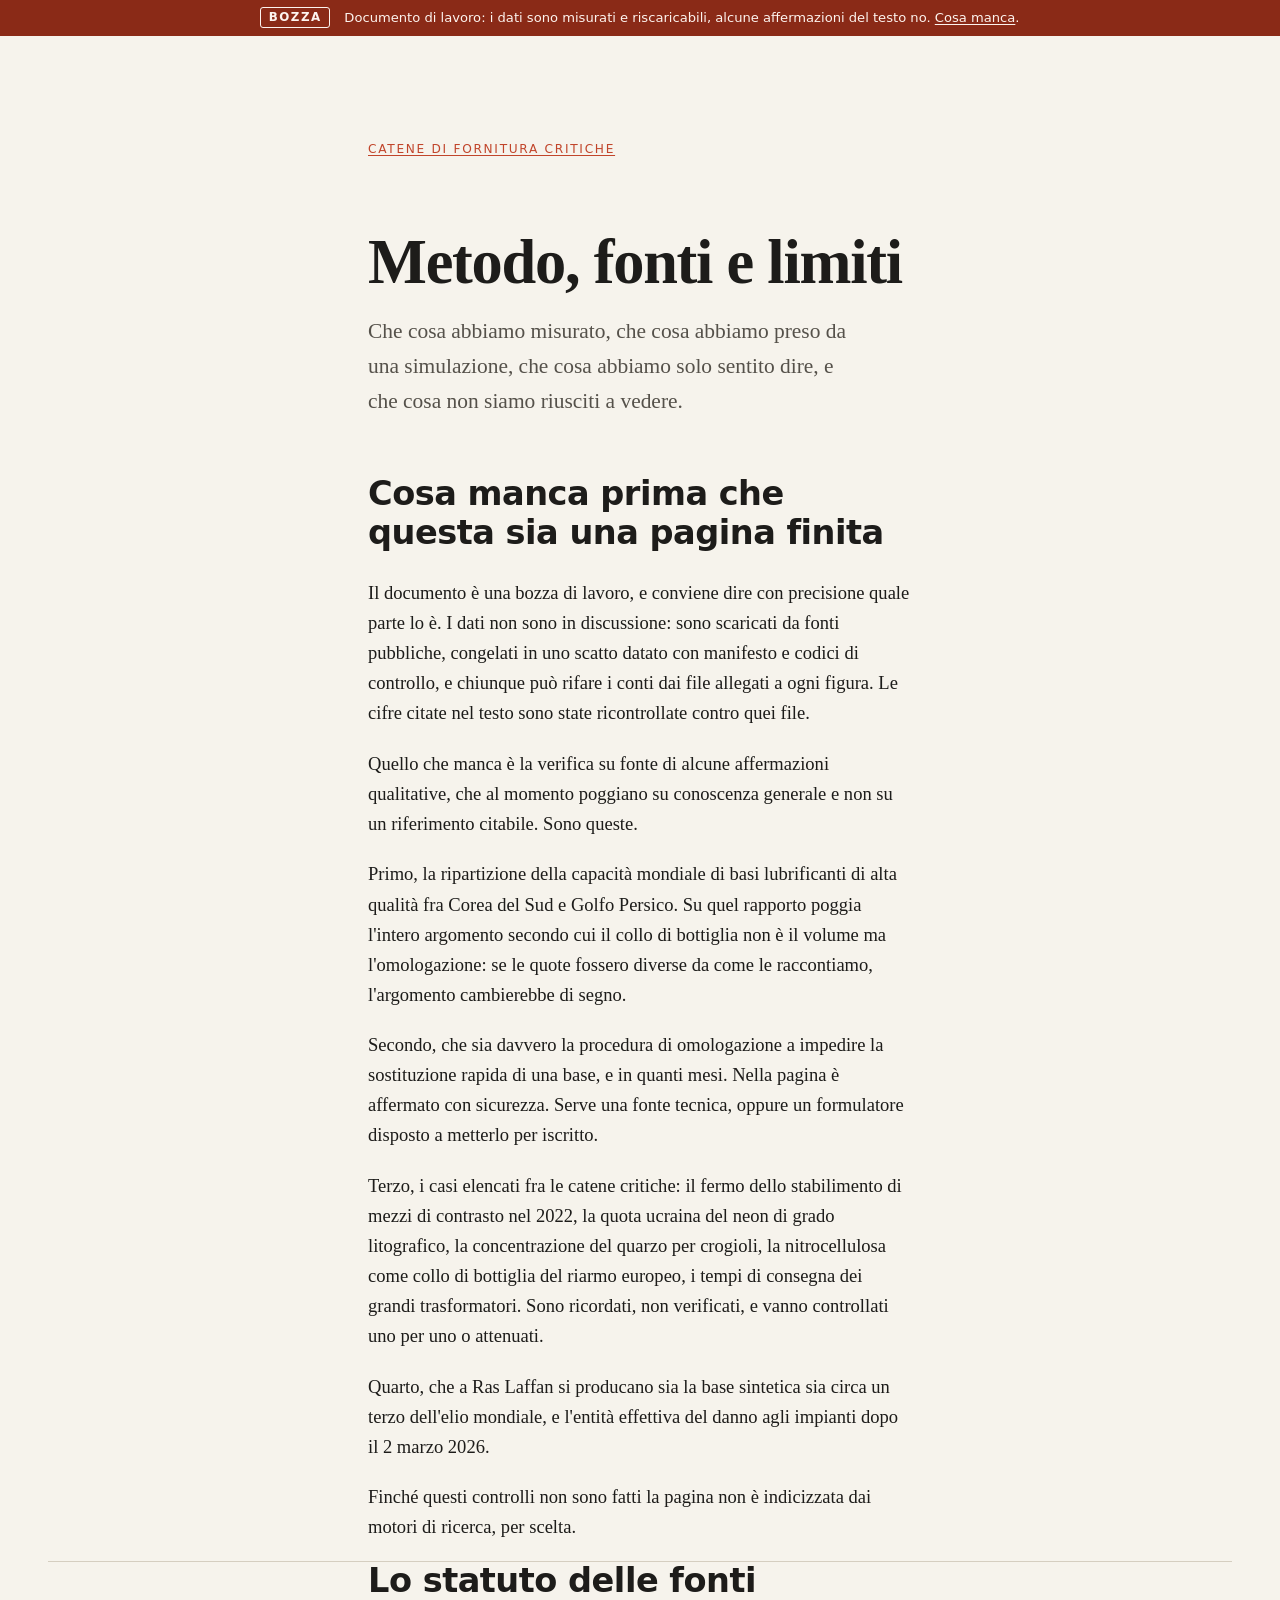
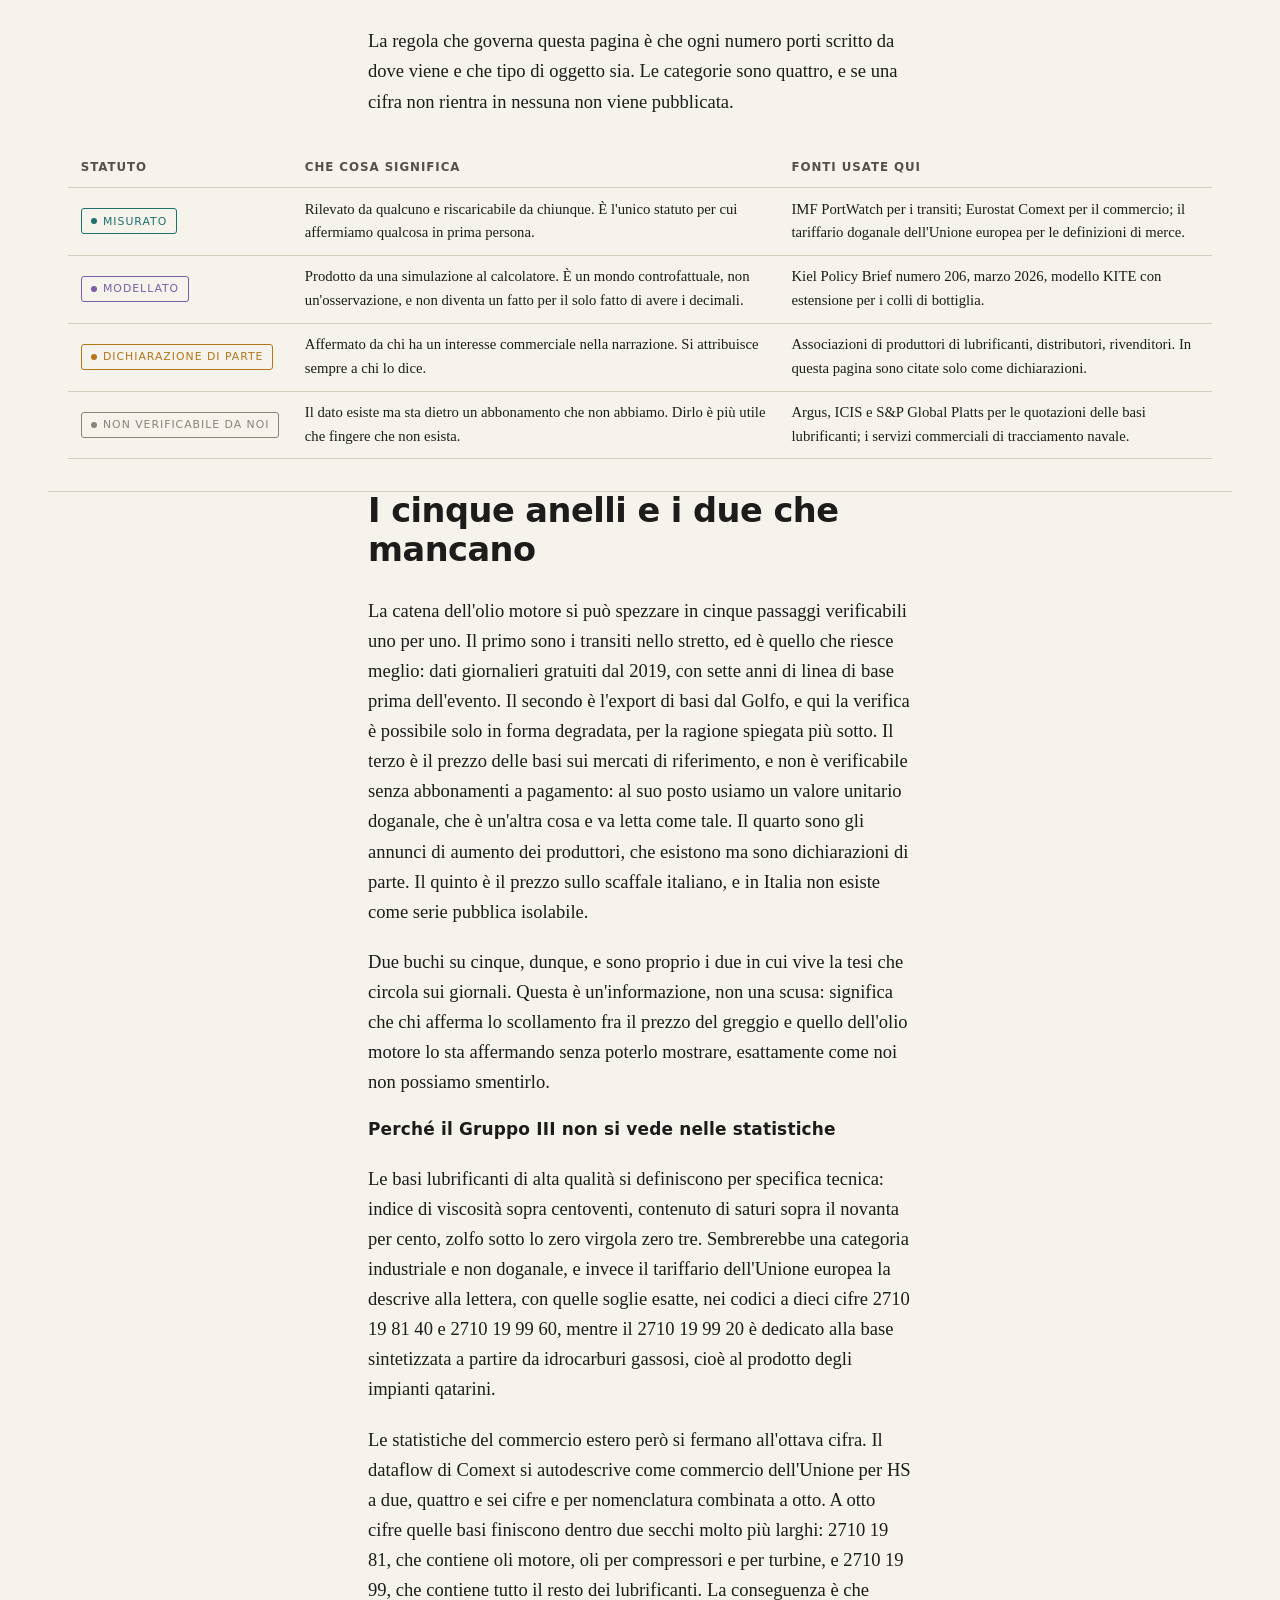
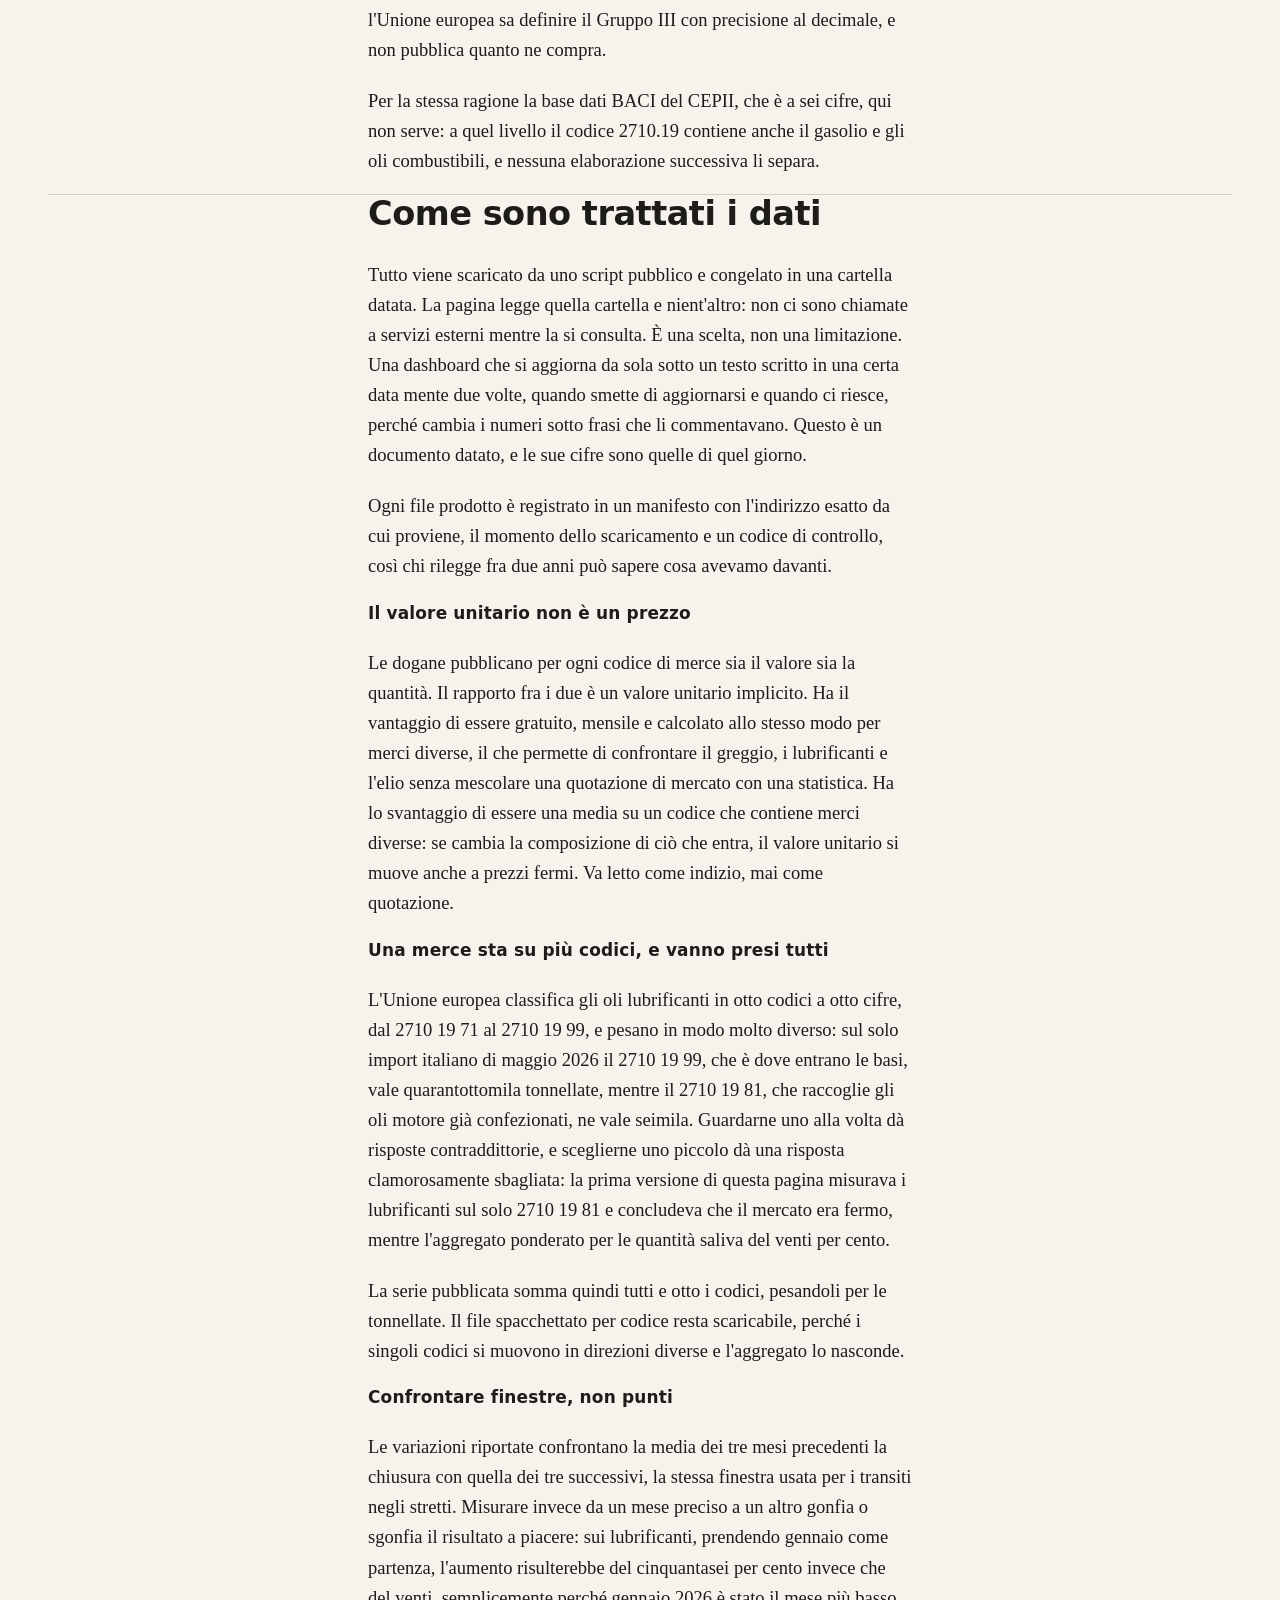
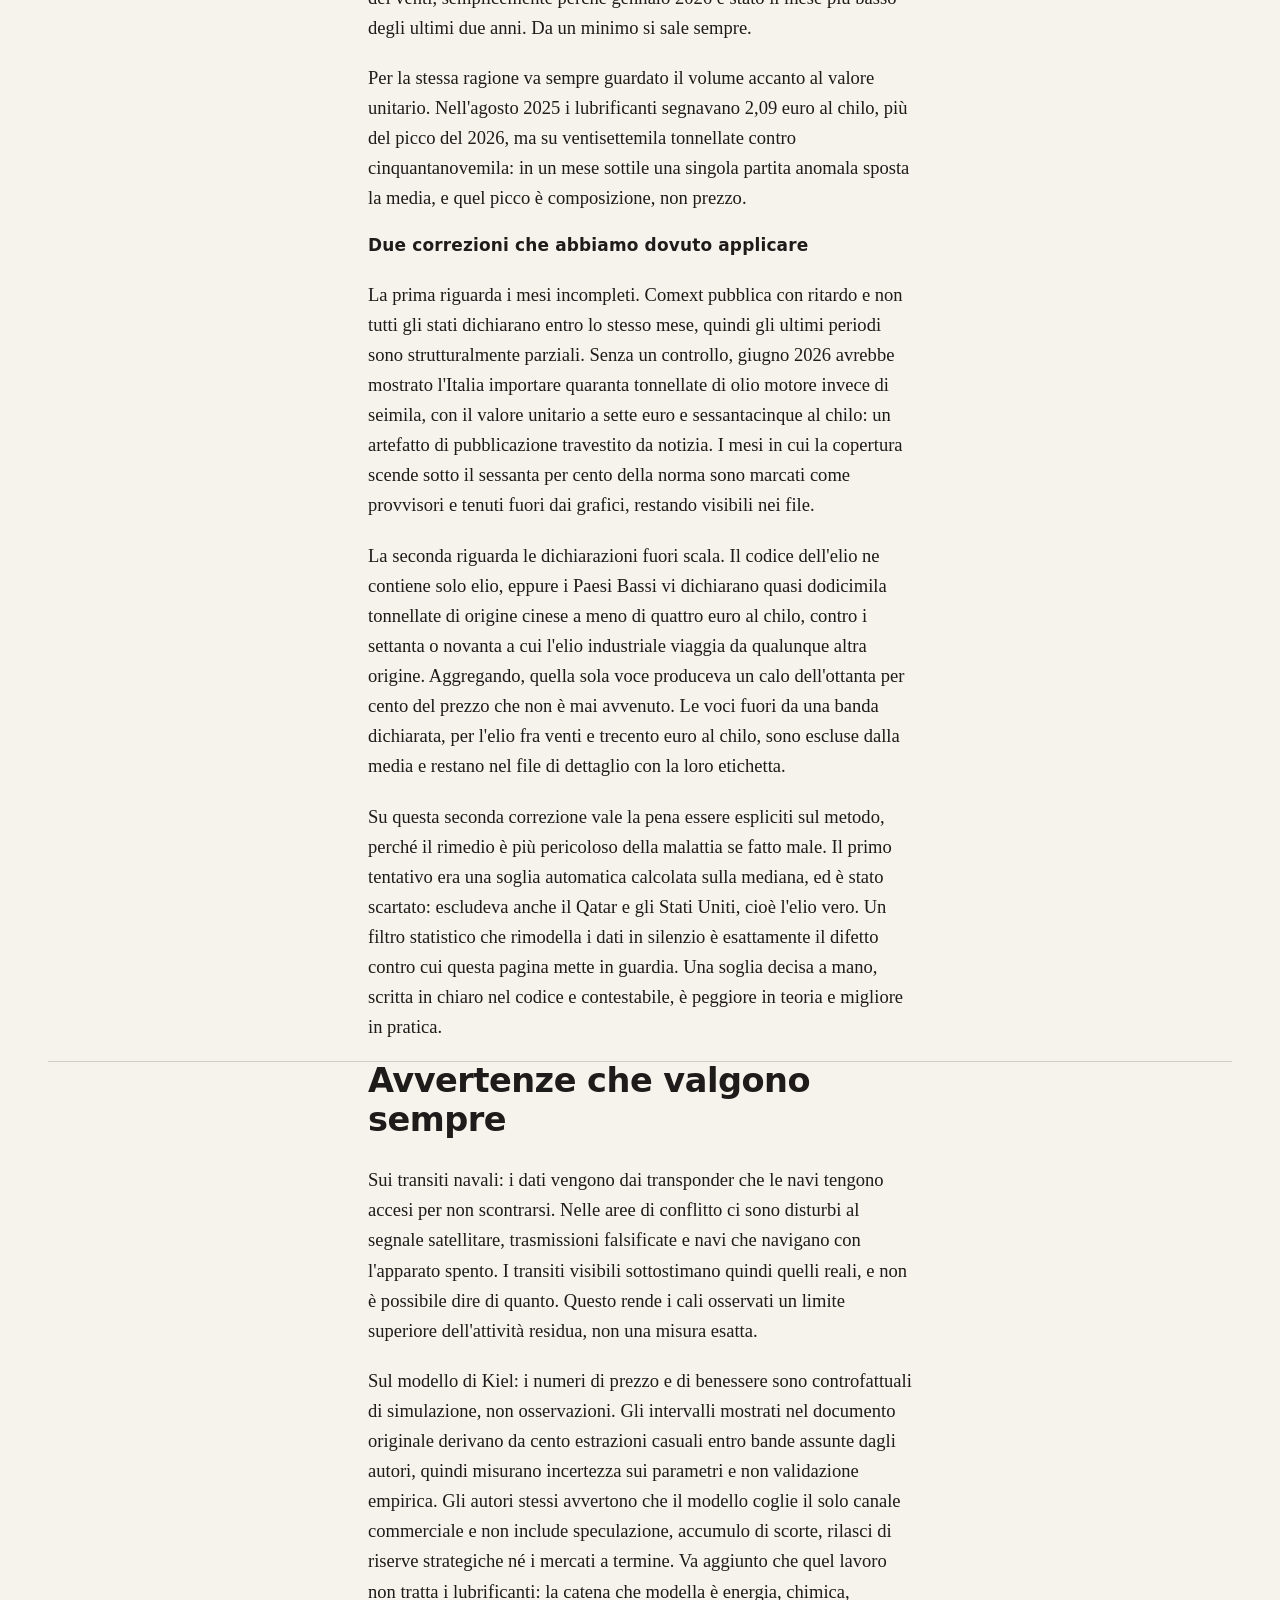
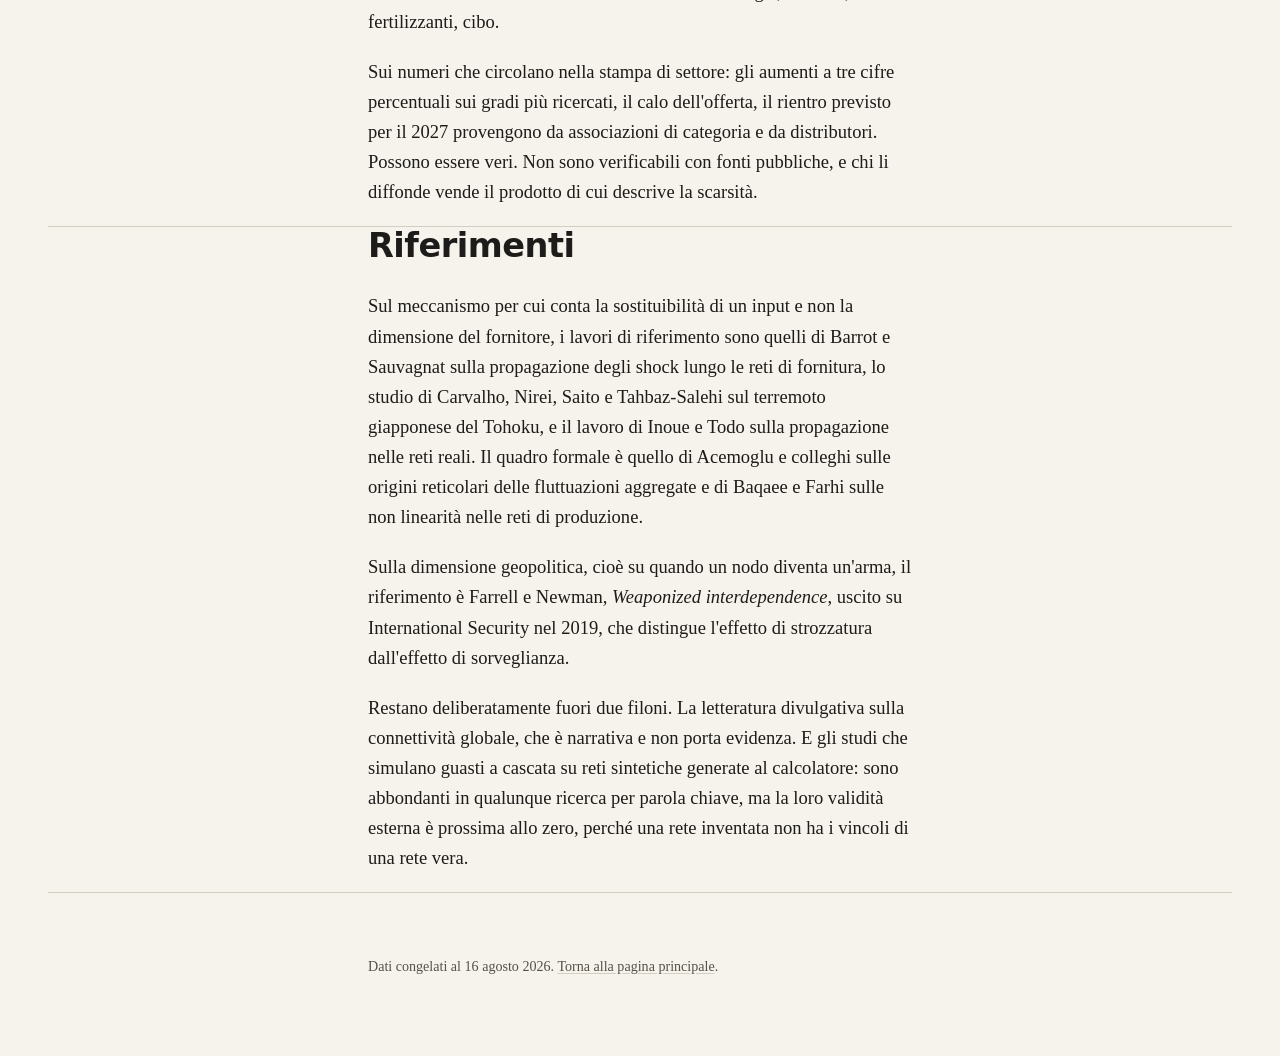
<file: sito/metodo.html>
<!doctype html>
<html lang="it">
<head>
<meta charset="utf-8">
<meta name="viewport" content="width=device-width, initial-scale=1">
<title>Bozza: metodo, fonti e limiti</title>
<meta name="description" content="Da dove vengono i dati di questa pagina, come sono stati trattati, e cosa non si e' potuto verificare.">
<meta name="robots" content="noindex, nofollow">
<link rel="icon" href="favicon.svg" type="image/svg+xml">
<link rel="stylesheet" href="assets/stile.css">
</head>
<body>

<a class="salta" href="#contenuto">Salta al contenuto</a>

<div class="bozza" role="status">
  <strong>Bozza</strong>
  <span>Documento di lavoro: i dati sono misurati e riscaricabili, alcune
  affermazioni del testo no. <a href="#bozza">Cosa manca</a>.</span>
</div>


<header class="testa involucro">
  <div class="colonna">
    <p class="sopratitolo"><a href="index.html">Catene di fornitura critiche</a></p>
    <h1>Metodo, fonti e limiti</h1>
    <p class="sommario">Che cosa abbiamo misurato, che cosa abbiamo preso da
    una simulazione, che cosa abbiamo solo sentito dire, e che cosa non siamo
    riusciti a vedere.</p>
  </div>
</header>

<main id="contenuto">

<section class="involucro" id="bozza">
  <div class="colonna">
    <h2>Cosa manca prima che questa sia una pagina finita</h2>

    <p>Il documento è una bozza di lavoro, e conviene dire con precisione
    quale parte lo è. I dati non sono in discussione: sono scaricati da fonti
    pubbliche, congelati in uno scatto datato con manifesto e codici di
    controllo, e chiunque può rifare i conti dai file allegati a ogni figura.
    Le cifre citate nel testo sono state ricontrollate contro quei file.</p>

    <p>Quello che manca è la verifica su fonte di alcune affermazioni
    qualitative, che al momento poggiano su conoscenza generale e non su un
    riferimento citabile. Sono queste.</p>

    <p>Primo, la ripartizione della capacità mondiale di basi lubrificanti di
    alta qualità fra Corea del Sud e Golfo Persico. Su quel rapporto poggia
    l'intero argomento secondo cui il collo di bottiglia non è il volume ma
    l'omologazione: se le quote fossero diverse da come le raccontiamo,
    l'argomento cambierebbe di segno.</p>

    <p>Secondo, che sia davvero la procedura di omologazione a impedire la
    sostituzione rapida di una base, e in quanti mesi. Nella pagina è affermato
    con sicurezza. Serve una fonte tecnica, oppure un formulatore disposto a
    metterlo per iscritto.</p>

    <p>Terzo, i casi elencati fra le catene critiche: il fermo dello
    stabilimento di mezzi di contrasto nel 2022, la quota ucraina del neon di
    grado litografico, la concentrazione del quarzo per crogioli, la
    nitrocellulosa come collo di bottiglia del riarmo europeo, i tempi di
    consegna dei grandi trasformatori. Sono ricordati, non verificati, e vanno
    controllati uno per uno o attenuati.</p>

    <p>Quarto, che a Ras Laffan si producano sia la base sintetica sia circa un
    terzo dell'elio mondiale, e l'entità effettiva del danno agli impianti dopo
    il 2 marzo 2026.</p>

    <p>Finché questi controlli non sono fatti la pagina non è indicizzata dai
    motori di ricerca, per scelta.</p>
  </div>
</section>

<section class="involucro">
  <div class="colonna">
    <h2>Lo statuto delle fonti</h2>
    <p>La regola che governa questa pagina è che ogni numero porti scritto da
    dove viene e che tipo di oggetto sia. Le categorie sono quattro, e se una
    cifra non rientra in nessuna non viene pubblicata.</p>
  </div>

  <div class="tabella-avvolge">
    <table>
      <thead>
        <tr><th>Statuto</th><th>Che cosa significa</th><th>Fonti usate qui</th></tr>
      </thead>
      <tbody>
        <tr>
          <td><span class="statuto misurato">Misurato</span></td>
          <td>Rilevato da qualcuno e riscaricabile da chiunque. È l'unico
          statuto per cui affermiamo qualcosa in prima persona.</td>
          <td>IMF PortWatch per i transiti; Eurostat Comext per il commercio;
          il tariffario doganale dell'Unione europea per le definizioni di merce.</td>
        </tr>
        <tr>
          <td><span class="statuto modellato">Modellato</span></td>
          <td>Prodotto da una simulazione al calcolatore. È un mondo
          controfattuale, non un'osservazione, e non diventa un fatto per il
          solo fatto di avere i decimali.</td>
          <td>Kiel Policy Brief numero 206, marzo 2026, modello KITE con
          estensione per i colli di bottiglia.</td>
        </tr>
        <tr>
          <td><span class="statuto parte">Dichiarazione di parte</span></td>
          <td>Affermato da chi ha un interesse commerciale nella narrazione.
          Si attribuisce sempre a chi lo dice.</td>
          <td>Associazioni di produttori di lubrificanti, distributori,
          rivenditori. In questa pagina sono citate solo come dichiarazioni.</td>
        </tr>
        <tr>
          <td><span class="statuto chiuso">Non verificabile da noi</span></td>
          <td>Il dato esiste ma sta dietro un abbonamento che non abbiamo.
          Dirlo è più utile che fingere che non esista.</td>
          <td>Argus, ICIS e S&amp;P Global Platts per le quotazioni delle basi
          lubrificanti; i servizi commerciali di tracciamento navale.</td>
        </tr>
      </tbody>
    </table>
  </div>
</section>

<section class="involucro">
  <div class="colonna">
    <h2>I cinque anelli e i due che mancano</h2>

    <p>La catena dell'olio motore si può spezzare in cinque passaggi
    verificabili uno per uno. Il primo sono i transiti nello stretto, ed è
    quello che riesce meglio: dati giornalieri gratuiti dal 2019, con sette anni
    di linea di base prima dell'evento. Il secondo è l'export di basi dal Golfo,
    e qui la verifica è possibile solo in forma degradata, per la ragione
    spiegata più sotto. Il terzo è il prezzo delle basi sui mercati di
    riferimento, e non è verificabile senza abbonamenti a pagamento: al suo
    posto usiamo un valore unitario doganale, che è un'altra cosa e va letta
    come tale. Il quarto sono gli annunci di aumento dei produttori, che
    esistono ma sono dichiarazioni di parte. Il quinto è il prezzo sullo
    scaffale italiano, e in Italia non esiste come serie pubblica isolabile.</p>

    <p>Due buchi su cinque, dunque, e sono proprio i due in cui vive la tesi che
    circola sui giornali. Questa è un'informazione, non una scusa: significa che
    chi afferma lo scollamento fra il prezzo del greggio e quello dell'olio
    motore lo sta affermando senza poterlo mostrare, esattamente come noi non
    possiamo smentirlo.</p>

    <h3>Perché il Gruppo III non si vede nelle statistiche</h3>

    <p>Le basi lubrificanti di alta qualità si definiscono per specifica
    tecnica: indice di viscosità sopra centoventi, contenuto di saturi sopra il
    novanta per cento, zolfo sotto lo zero virgola zero tre. Sembrerebbe una
    categoria industriale e non doganale, e invece il tariffario dell'Unione
    europea la descrive alla lettera, con quelle soglie esatte, nei codici a
    dieci cifre 2710 19 81 40 e 2710 19 99 60, mentre il 2710 19 99 20 è
    dedicato alla base sintetizzata a partire da idrocarburi gassosi, cioè al
    prodotto degli impianti qatarini.</p>

    <p>Le statistiche del commercio estero però si fermano all'ottava cifra. Il
    dataflow di Comext si autodescrive come commercio dell'Unione per HS a due,
    quattro e sei cifre e per nomenclatura combinata a otto. A otto cifre
    quelle basi finiscono dentro due secchi molto più larghi: 2710 19 81, che
    contiene oli motore, oli per compressori e per turbine, e 2710 19 99, che
    contiene tutto il resto dei lubrificanti. La conseguenza è che l'Unione
    europea sa definire il Gruppo III con precisione al decimale, e non pubblica
    quanto ne compra.</p>

    <p>Per la stessa ragione la base dati BACI del CEPII, che è a sei cifre, qui
    non serve: a quel livello il codice 2710.19 contiene anche il gasolio e gli
    oli combustibili, e nessuna elaborazione successiva li separa.</p>
  </div>
</section>

<section class="involucro">
  <div class="colonna">
    <h2>Come sono trattati i dati</h2>

    <p>Tutto viene scaricato da uno script pubblico e congelato in una cartella
    datata. La pagina legge quella cartella e nient'altro: non ci sono chiamate
    a servizi esterni mentre la si consulta. È una scelta, non una limitazione.
    Una dashboard che si aggiorna da sola sotto un testo scritto in una certa
    data mente due volte, quando smette di aggiornarsi e quando ci riesce, perché
    cambia i numeri sotto frasi che li commentavano. Questo è un documento
    datato, e le sue cifre sono quelle di quel giorno.</p>

    <p>Ogni file prodotto è registrato in un manifesto con l'indirizzo esatto da
    cui proviene, il momento dello scaricamento e un codice di controllo, così
    chi rilegge fra due anni può sapere cosa avevamo davanti.</p>

    <h3>Il valore unitario non è un prezzo</h3>

    <p>Le dogane pubblicano per ogni codice di merce sia il valore sia la
    quantità. Il rapporto fra i due è un valore unitario implicito. Ha il
    vantaggio di essere gratuito, mensile e calcolato allo stesso modo per merci
    diverse, il che permette di confrontare il greggio, i lubrificanti e l'elio
    senza mescolare una quotazione di mercato con una statistica. Ha lo
    svantaggio di essere una media su un codice che contiene merci diverse:
    se cambia la composizione di ciò che entra, il valore unitario si muove
    anche a prezzi fermi. Va letto come indizio, mai come quotazione.</p>

    <h3>Una merce sta su più codici, e vanno presi tutti</h3>

    <p>L'Unione europea classifica gli oli lubrificanti in otto codici a otto
    cifre, dal 2710 19 71 al 2710 19 99, e pesano in modo molto diverso: sul
    solo import italiano di maggio 2026 il 2710 19 99, che è dove entrano le
    basi, vale quarantottomila tonnellate, mentre il 2710 19 81, che raccoglie
    gli oli motore già confezionati, ne vale seimila. Guardarne uno alla volta
    dà risposte contraddittorie, e sceglierne uno piccolo dà una risposta
    clamorosamente sbagliata: la prima versione di questa pagina misurava i
    lubrificanti sul solo 2710 19 81 e concludeva che il mercato era fermo,
    mentre l'aggregato ponderato per le quantità saliva del venti per cento.</p>

    <p>La serie pubblicata somma quindi tutti e otto i codici, pesandoli per le
    tonnellate. Il file spacchettato per codice resta scaricabile, perché i
    singoli codici si muovono in direzioni diverse e l'aggregato lo nasconde.</p>

    <h3>Confrontare finestre, non punti</h3>

    <p>Le variazioni riportate confrontano la media dei tre mesi precedenti la
    chiusura con quella dei tre successivi, la stessa finestra usata per i
    transiti negli stretti. Misurare invece da un mese preciso a un altro gonfia
    o sgonfia il risultato a piacere: sui lubrificanti, prendendo gennaio come
    partenza, l'aumento risulterebbe del cinquantasei per cento invece che del
    venti, semplicemente perché gennaio 2026 è stato il mese più basso degli
    ultimi due anni. Da un minimo si sale sempre.</p>

    <p>Per la stessa ragione va sempre guardato il volume accanto al valore
    unitario. Nell'agosto 2025 i lubrificanti segnavano 2,09 euro al chilo, più
    del picco del 2026, ma su ventisettemila tonnellate contro cinquantanovemila:
    in un mese sottile una singola partita anomala sposta la media, e quel picco
    è composizione, non prezzo.</p>

    <h3>Due correzioni che abbiamo dovuto applicare</h3>

    <p>La prima riguarda i mesi incompleti. Comext pubblica con ritardo e non
    tutti gli stati dichiarano entro lo stesso mese, quindi gli ultimi periodi
    sono strutturalmente parziali. Senza un controllo, giugno 2026 avrebbe
    mostrato l'Italia importare quaranta tonnellate di olio motore invece di
    seimila, con il valore unitario a sette euro e sessantacinque al chilo: un
    artefatto di pubblicazione travestito da notizia. I mesi in cui la copertura
    scende sotto il sessanta per cento della norma sono marcati come provvisori
    e tenuti fuori dai grafici, restando visibili nei file.</p>

    <p>La seconda riguarda le dichiarazioni fuori scala. Il codice dell'elio ne
    contiene solo elio, eppure i Paesi Bassi vi dichiarano quasi dodicimila
    tonnellate di origine cinese a meno di quattro euro al chilo, contro i
    settanta o novanta a cui l'elio industriale viaggia da qualunque altra
    origine. Aggregando, quella sola voce produceva un calo dell'ottanta per
    cento del prezzo che non è mai avvenuto. Le voci fuori da una banda
    dichiarata, per l'elio fra venti e trecento euro al chilo, sono escluse
    dalla media e restano nel file di dettaglio con la loro etichetta.</p>

    <p>Su questa seconda correzione vale la pena essere espliciti sul metodo,
    perché il rimedio è più pericoloso della malattia se fatto male. Il primo
    tentativo era una soglia automatica calcolata sulla mediana, ed è stato
    scartato: escludeva anche il Qatar e gli Stati Uniti, cioè l'elio vero.
    Un filtro statistico che rimodella i dati in silenzio è esattamente il
    difetto contro cui questa pagina mette in guardia. Una soglia decisa a mano,
    scritta in chiaro nel codice e contestabile, è peggiore in teoria e migliore
    in pratica.</p>
  </div>
</section>

<section class="involucro">
  <div class="colonna">
    <h2>Avvertenze che valgono sempre</h2>

    <p>Sui transiti navali: i dati vengono dai transponder che le navi tengono
    accesi per non scontrarsi. Nelle aree di conflitto ci sono disturbi al
    segnale satellitare, trasmissioni falsificate e navi che navigano con
    l'apparato spento. I transiti visibili sottostimano quindi quelli reali, e
    non è possibile dire di quanto. Questo rende i cali osservati un limite
    superiore dell'attività residua, non una misura esatta.</p>

    <p>Sul modello di Kiel: i numeri di prezzo e di benessere sono controfattuali
    di simulazione, non osservazioni. Gli intervalli mostrati nel documento
    originale derivano da cento estrazioni casuali entro bande assunte dagli
    autori, quindi misurano incertezza sui parametri e non validazione empirica.
    Gli autori stessi avvertono che il modello coglie il solo canale commerciale
    e non include speculazione, accumulo di scorte, rilasci di riserve
    strategiche né i mercati a termine. Va aggiunto che quel lavoro non tratta i
    lubrificanti: la catena che modella è energia, chimica, fertilizzanti, cibo.</p>

    <p>Sui numeri che circolano nella stampa di settore: gli aumenti a tre cifre
    percentuali sui gradi più ricercati, il calo dell'offerta, il rientro
    previsto per il 2027 provengono da associazioni di categoria e da
    distributori. Possono essere veri. Non sono verificabili con fonti pubbliche,
    e chi li diffonde vende il prodotto di cui descrive la scarsità.</p>
  </div>
</section>

<section class="involucro">
  <div class="colonna">
    <h2>Riferimenti</h2>

    <p>Sul meccanismo per cui conta la sostituibilità di un input e non la
    dimensione del fornitore, i lavori di riferimento sono quelli di Barrot e
    Sauvagnat sulla propagazione degli shock lungo le reti di fornitura, lo
    studio di Carvalho, Nirei, Saito e Tahbaz-Salehi sul terremoto giapponese
    del Tohoku, e il lavoro di Inoue e Todo sulla propagazione nelle reti reali.
    Il quadro formale è quello di Acemoglu e colleghi sulle origini reticolari
    delle fluttuazioni aggregate e di Baqaee e Farhi sulle non linearità nelle
    reti di produzione.</p>

    <p>Sulla dimensione geopolitica, cioè su quando un nodo diventa un'arma, il
    riferimento è Farrell e Newman, <i>Weaponized interdependence</i>, uscito su
    International Security nel 2019, che distingue l'effetto di strozzatura
    dall'effetto di sorveglianza.</p>

    <p>Restano deliberatamente fuori due filoni. La letteratura divulgativa sulla
    connettività globale, che è narrativa e non porta evidenza. E gli studi che
    simulano guasti a cascata su reti sintetiche generate al calcolatore: sono
    abbondanti in qualunque ricerca per parola chiave, ma la loro validità
    esterna è prossima allo zero, perché una rete inventata non ha i vincoli
    di una rete vera.</p>
  </div>
</section>

</main>

<footer class="coda involucro">
  <div class="colonna">
    <p>Dati congelati al 16 agosto 2026.
    <a href="index.html">Torna alla pagina principale</a>.</p>
  </div>
</footer>

</body>
</html>
</file>
<file: sito/assets/stile.css>
/* ------------------------------------------------------------------ base --
   Nessun font remoto: la pagina deve caricarsi intera anche da una
   connessione lenta e non deve dipendere da un server di terzi.
   ------------------------------------------------------------------------ */

:root {
  --carta:        #f6f3ec;
  --carta-scavo:  #ebe6dc;
  --inchiostro:   #1d1c1a;
  --inchiostro-2: #55514a;
  --filo:         #d5cec0;
  --accento:      #c1452b;
  --accento-2:    #1f6f6b;
  --misurato:     #1f6f6b;
  --modellato:    #7a5ea8;
  --parte:        #b4761c;
  --chiuso:       #8a8378;

  --globo-mare:   #e2ddd1;
  --globo-terra:  #c6bfae;
  --globo-griglia:#d3ccbc;
  --globo-punto:  #55514a;
  --globo-alternativa: #1f6f6b;
  --globo-testo:  #3a3733;

  --misura: 34rem;
  --largo:  74rem;
  /* quanto scostare dall'alto gli elementi appiccicati, perche' non
     finiscano dietro la fascia della bozza */
  --barra:  3.2rem;

  --bozza-fondo: #8a2a17;
  --bozza-testo: #fdf3ee;
}

@media (prefers-color-scheme: dark) {
  :root {
    --carta:        #17181a;
    --carta-scavo:  #1f2124;
    --inchiostro:   #ece8e1;
    --inchiostro-2: #a8a49c;
    --filo:         #33363a;
    --accento:      #ff6b4a;
    --accento-2:    #4fbdb6;
    --misurato:     #4fbdb6;
    --modellato:    #b295e0;
    --parte:        #e0a13f;
    --chiuso:       #7f7a72;

    --globo-mare:   #1d2024;
    --globo-terra:  #343a40;
    --globo-griglia:#282c31;
    --globo-punto:  #9aa0a6;
    --globo-alternativa: #4fbdb6;
    --globo-testo:  #c8c4bc;

    --bozza-fondo: #d94f2b;
    --bozza-testo: #17181a;
  }
}

* { box-sizing: border-box; }

html { -webkit-text-size-adjust: 100%; }

body {
  margin: 0;
  background: var(--carta);
  color: var(--inchiostro);
  font-family: Iowan Old Style, Palatino, Georgia, "Times New Roman", serif;
  font-size: clamp(1.02rem, 0.96rem + 0.3vw, 1.16rem);
  line-height: 1.62;
  text-rendering: optimizeLegibility;
}

h1, h2, h3, .etichetta, .statuto, figcaption, nav, .comandi, th {
  font-family: system-ui, -apple-system, Segoe UI, Roboto, sans-serif;
}

a { color: inherit; text-decoration-color: var(--accento); text-underline-offset: 2px; }
a:hover { color: var(--accento); }

:focus-visible { outline: 2px solid var(--accento); outline-offset: 3px; }

/* ---------------------------------------------------------------- impianto */

.involucro { max-width: var(--largo); margin: 0 auto; padding: 0 1.25rem; }
.colonna   { max-width: var(--misura); margin-inline: auto; }
.colonna > * + * { margin-top: 1.1em; }

section { padding: 4.5rem 0; border-top: 1px solid var(--filo); }
section:first-of-type { border-top: 0; }

/* ------------------------------------------------------------------ testa */

.testa { padding: clamp(3rem, 9vw, 6.5rem) 0 3.5rem; }

.sopratitolo {
  font-family: system-ui, sans-serif;
  font-size: 0.76rem; letter-spacing: 0.14em; text-transform: uppercase;
  color: var(--accento); margin: 0 0 1.1rem;
}

h1 {
  font-family: Iowan Old Style, Palatino, Georgia, serif;
  font-size: clamp(2.1rem, 1.2rem + 4vw, 3.9rem);
  line-height: 1.08; letter-spacing: -0.02em;
  margin: 0 0 1.2rem; max-width: 22ch;
}

.sommario {
  font-size: clamp(1.12rem, 1rem + 0.5vw, 1.34rem);
  color: var(--inchiostro-2); max-width: 46ch; margin: 0;
}

h2 {
  font-size: clamp(1.5rem, 1.15rem + 1.4vw, 2.1rem);
  line-height: 1.16; letter-spacing: -0.015em;
  margin: 0 0 1.6rem; max-width: 24ch;
}

h3 {
  font-size: 1.06rem; letter-spacing: 0.01em;
  margin: 2.4rem 0 0.5rem;
}

/* ----------------------------------------------------------------- globo */

.scena { position: relative; }

.scena-griglia {
  display: grid;
  gap: 2rem;
  grid-template-columns: 1fr;
}

@media (min-width: 62rem) {
  .scena-griglia { grid-template-columns: 1fr 1fr; gap: 3.5rem; align-items: start; }
  .scena-globo {
    position: sticky; top: var(--barra); height: calc(100vh - var(--barra));
    display: grid; place-items: center;
  }
}

.scena-globo { padding: 1rem 0; }

#globo {
  width: 100%;
  max-width: 34rem;
  aspect-ratio: 1;
  display: block;
}

.tappe > * + * { margin-top: 45vh; }
.tappe { padding: 12vh 0 45vh; }

@media (max-width: 61.99rem) {
  .scena-globo {
    position: sticky; top: var(--barra); z-index: 2;
    background: linear-gradient(var(--carta) 78%, transparent);
    padding-bottom: 1.5rem;
  }
  #globo { max-width: 15rem; margin-inline: auto; }
  .tappe > * + * { margin-top: 30vh; }
}

.tappa {
  opacity: 0.42;
  transition: opacity 0.35s ease;
  border-left: 2px solid transparent;
  padding-left: 1.1rem;
}
.tappa.attivo { opacity: 1; border-left-color: var(--accento); }
.tappa h3 { margin-top: 0; }
.tappa p { margin: 0.4rem 0 0; }

#globo-comandi {
  display: flex; flex-wrap: wrap; gap: 0.4rem;
  justify-content: center; margin-top: 1rem;
}
#globo-comandi button {
  font: inherit; font-family: system-ui, sans-serif; font-size: 0.78rem;
  background: transparent; color: var(--inchiostro-2);
  border: 1px solid var(--filo); border-radius: 999px;
  padding: 0.3rem 0.8rem; cursor: pointer;
}
#globo-comandi button:hover { border-color: var(--accento); color: var(--accento); }

@media (prefers-reduced-motion: reduce) {
  .tappa { opacity: 1; transition: none; }
  html { scroll-behavior: auto; }
}

/* -------------------------------------------------------------- statuto */

.statuto {
  display: inline-flex; align-items: center; gap: 0.4rem;
  font-size: 0.68rem; letter-spacing: 0.09em; text-transform: uppercase;
  padding: 0.2rem 0.55rem; border-radius: 3px;
  border: 1px solid currentColor; white-space: nowrap;
}
.statuto::before {
  content: ""; width: 6px; height: 6px; border-radius: 50%;
  background: currentColor;
}
.statuto.misurato  { color: var(--misurato); }
.statuto.modellato { color: var(--modellato); }
.statuto.parte     { color: var(--parte); }
.statuto.chiuso    { color: var(--chiuso); }

.legenda-statuto {
  display: flex; flex-wrap: wrap; gap: 0.7rem 1.1rem;
  padding: 1.2rem; margin: 0;
  background: var(--carta-scavo); border-radius: 4px;
  list-style: none;
}
.legenda-statuto li { max-width: 15rem; font-size: 0.9rem; }
.legenda-statuto .statuto { margin-bottom: 0.35rem; }

/* -------------------------------------------------------------- figure */

figure { margin: 2.6rem 0; }

.grafico {
  width: 100%; height: auto; display: block;
  background: var(--carta-scavo); border-radius: 4px; padding: 0.5rem 0;
}

.grafico .griglia { stroke: var(--filo); stroke-width: 1; }
.grafico .base    { stroke: var(--inchiostro-2); stroke-width: 1; stroke-dasharray: 3 3; }
.grafico .tacca, .grafico .unita, .grafico .etichetta-riga, .grafico .valore-riga {
  font-family: system-ui, sans-serif; font-size: 11px; fill: var(--inchiostro-2);
}
.grafico .unita { font-size: 10px; letter-spacing: 0.06em; text-transform: uppercase; }
.grafico .valore-riga { font-size: 10.5px; }
.grafico polyline { fill: none; stroke-width: 2; stroke-linejoin: round; stroke-linecap: round; }
.grafico .banda   { fill: var(--inchiostro-2); opacity: 0.18; stroke: none; }
.grafico .serie-1 { stroke: var(--accento); }
.grafico .serie-2 { stroke: var(--accento-2); }
.grafico .serie-3 { stroke: var(--modellato); }
.grafico .punto-1 { fill: var(--accento); }
.grafico .punto-2 { fill: var(--accento-2); }
.grafico .punto-3 { fill: var(--modellato); }
.grafico .barra   { fill: var(--inchiostro-2); opacity: 0.55; }
.grafico .barra-evidenza { fill: var(--accento); }
.grafico .evento  { stroke: var(--inchiostro); stroke-width: 1; stroke-dasharray: 2 3; opacity: 0.6; }
.grafico .evento-testo {
  font-family: system-ui, sans-serif; font-size: 11px; fill: var(--inchiostro-2);
}

figcaption {
  font-size: 0.87rem; line-height: 1.5; color: var(--inchiostro-2);
  margin-top: 0.8rem;
  display: flex; flex-wrap: wrap; gap: 0.6rem; align-items: baseline;
}
figcaption .didascalia { flex: 1 1 18rem; }
figcaption a.scarica {
  font-family: system-ui, sans-serif; font-size: 0.76rem;
  border: 1px solid var(--filo); border-radius: 3px;
  padding: 0.25rem 0.6rem; text-decoration: none; white-space: nowrap;
}
figcaption a.scarica:hover { border-color: var(--accento); }

.chiave {
  display: flex; flex-wrap: wrap; gap: 1rem;
  font-family: system-ui, sans-serif; font-size: 0.8rem;
  color: var(--inchiostro-2); margin: 0.7rem 0 0;
  list-style: none; padding: 0;
}
.chiave li { display: flex; align-items: center; gap: 0.4rem; }
.chiave i { width: 18px; height: 3px; border-radius: 2px; display: inline-block; }
.chiave i.vuoto {
  width: 9px; height: 9px; border-radius: 50%;
  background: transparent; border: 1.5px solid var(--inchiostro-2);
}

/* --------------------------------------------------------------- schede */

.schede {
  display: grid; gap: 1.4rem; padding: 0; margin: 2rem 0 0; list-style: none;
  grid-template-columns: repeat(auto-fit, minmax(16rem, 1fr));
}
.scheda {
  border: 1px solid var(--filo); border-radius: 4px;
  padding: 1.2rem 1.3rem; background: var(--carta-scavo);
}
.scheda h3 { margin: 0.6rem 0 0.5rem; font-size: 1.02rem; }
.scheda p  { margin: 0; font-size: 0.94rem; color: var(--inchiostro-2); }

.rilievo {
  border-left: 3px solid var(--accento);
  padding: 0.2rem 0 0.2rem 1.2rem;
  margin: 2rem 0;
  font-size: 1.06rem;
}

.nota {
  background: var(--carta-scavo); border-radius: 4px;
  padding: 1.2rem 1.3rem; font-size: 0.93rem; color: var(--inchiostro-2);
}
.nota strong { color: var(--inchiostro); }

/* -------------------------------------------------------------- tabella */

.tabella-avvolge { overflow-x: auto; margin: 2rem 0; }
table { border-collapse: collapse; width: 100%; font-size: 0.92rem; min-width: 34rem; }
th, td { text-align: left; padding: 0.6rem 0.8rem; border-bottom: 1px solid var(--filo); }
th { font-size: 0.74rem; letter-spacing: 0.08em; text-transform: uppercase; color: var(--inchiostro-2); }
td.num { text-align: right; font-variant-numeric: tabular-nums; }

/* ---------------------------------------------------------------- coda */

.coda {
  border-top: 1px solid var(--filo);
  padding: 3rem 0 4rem;
  font-size: 0.88rem; color: var(--inchiostro-2);
}
.coda a { text-decoration-color: var(--filo); }

.salta {
  position: absolute; left: -9999px;
}
.salta:focus {
  position: static; display: inline-block; margin: 0.5rem;
  padding: 0.5rem 0.9rem; background: var(--accento); color: #fff;
}

/* ---------------------------------------------------------------- bozza --
   Fascia fissa in cima. Sta fuori dal flusso e resta visibile a qualunque
   altezza della pagina: una bozza che si dichiara solo nell'intestazione
   smette di dichiararsi appena qualcuno arriva da un link diretto a un
   grafico, che e' esattamente quando conta.
   ------------------------------------------------------------------------ */

.bozza {
  position: sticky; top: 0; z-index: 50;
  display: flex; flex-wrap: wrap; align-items: center;
  justify-content: center; gap: 0.3rem 0.9rem;
  padding: 0.45rem 1rem;
  background: var(--bozza-fondo); color: var(--bozza-testo);
  font-family: system-ui, -apple-system, Segoe UI, Roboto, sans-serif;
  font-size: 0.82rem; line-height: 1.35; text-align: center;
}
.bozza strong {
  text-transform: uppercase; letter-spacing: 0.13em; font-size: 0.74rem;
  border: 1px solid currentColor; border-radius: 3px; padding: 0.1rem 0.45rem;
}
.bozza a { color: inherit; text-decoration-color: currentColor; }

.avviso-sezione {
  border-left: 3px solid var(--bozza-fondo);
  background: var(--carta-scavo);
  padding: 1rem 1.2rem; border-radius: 0 4px 4px 0;
  font-size: 0.92rem; margin: 1.6rem 0;
}
.avviso-sezione strong { color: var(--inchiostro); }

@media (max-width: 34rem) {
  :root { --barra: 5rem; }
  .bozza { font-size: 0.76rem; }
}
</file>
